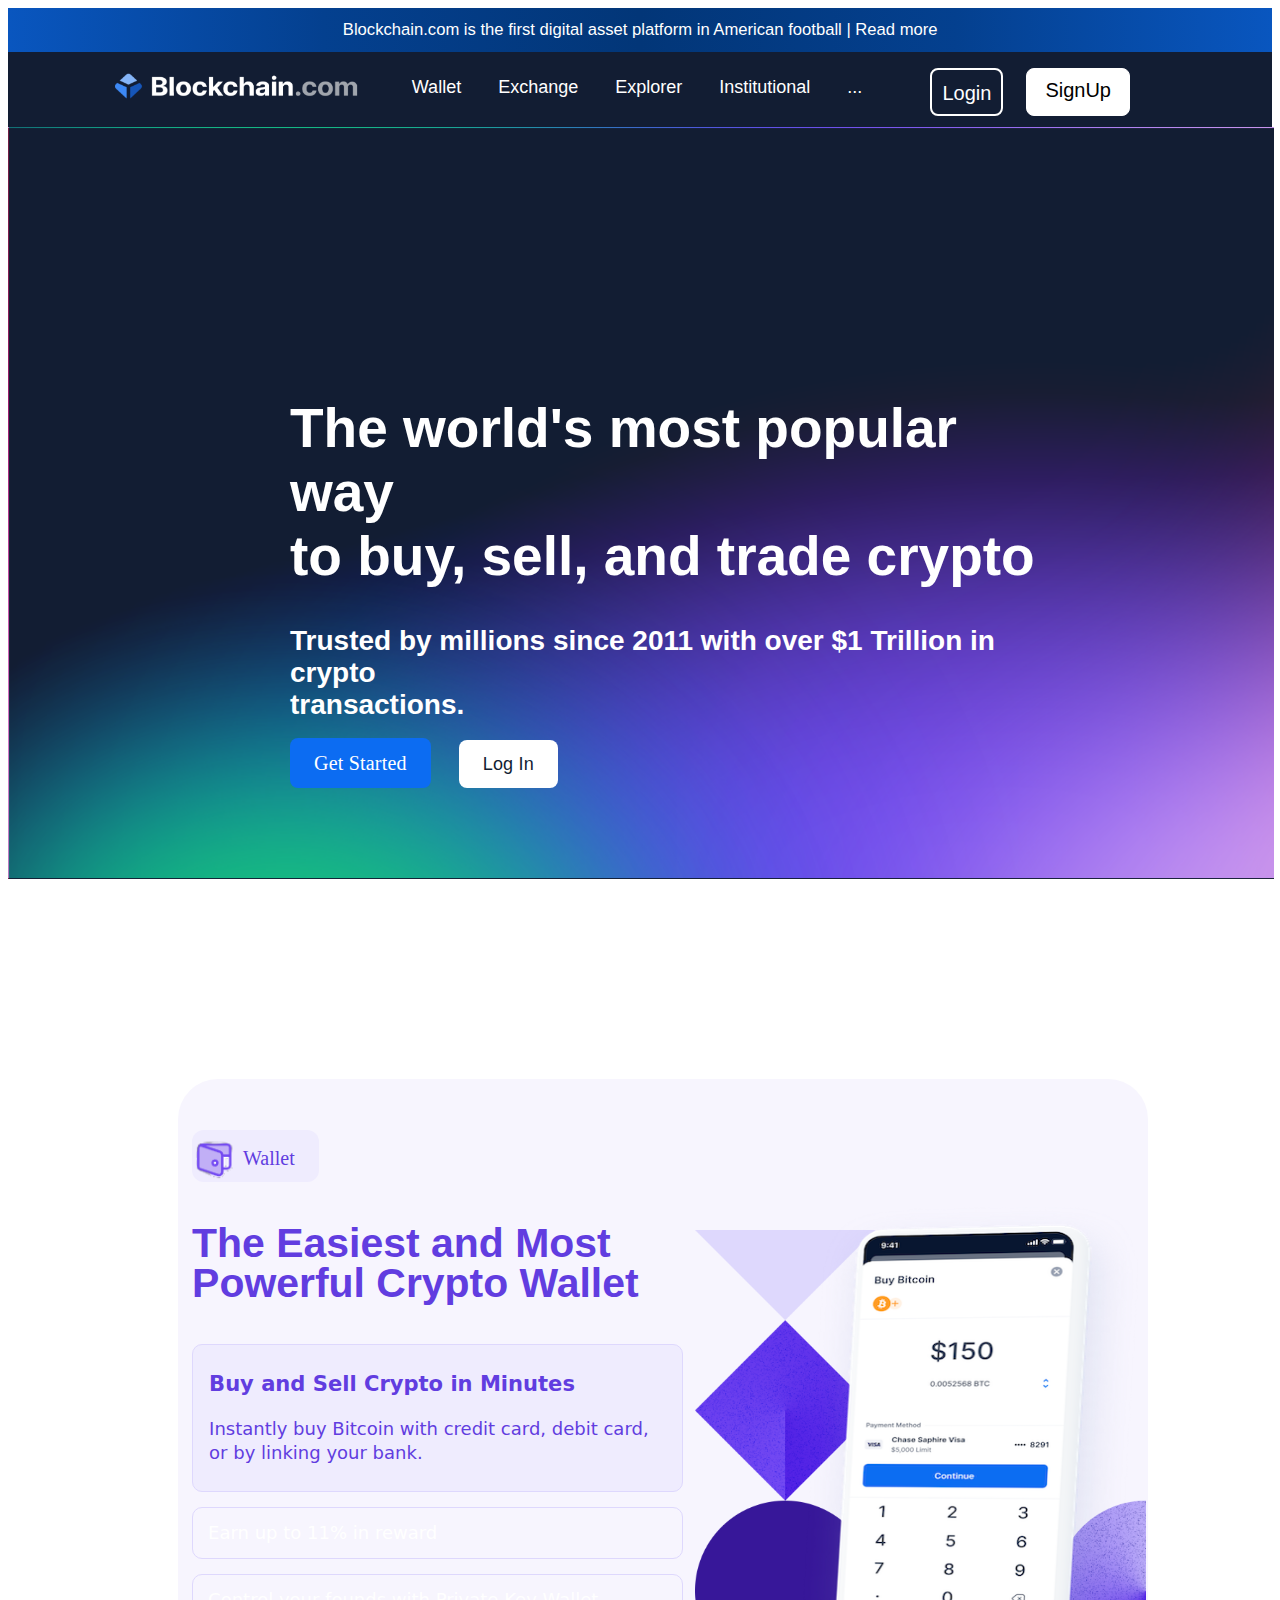
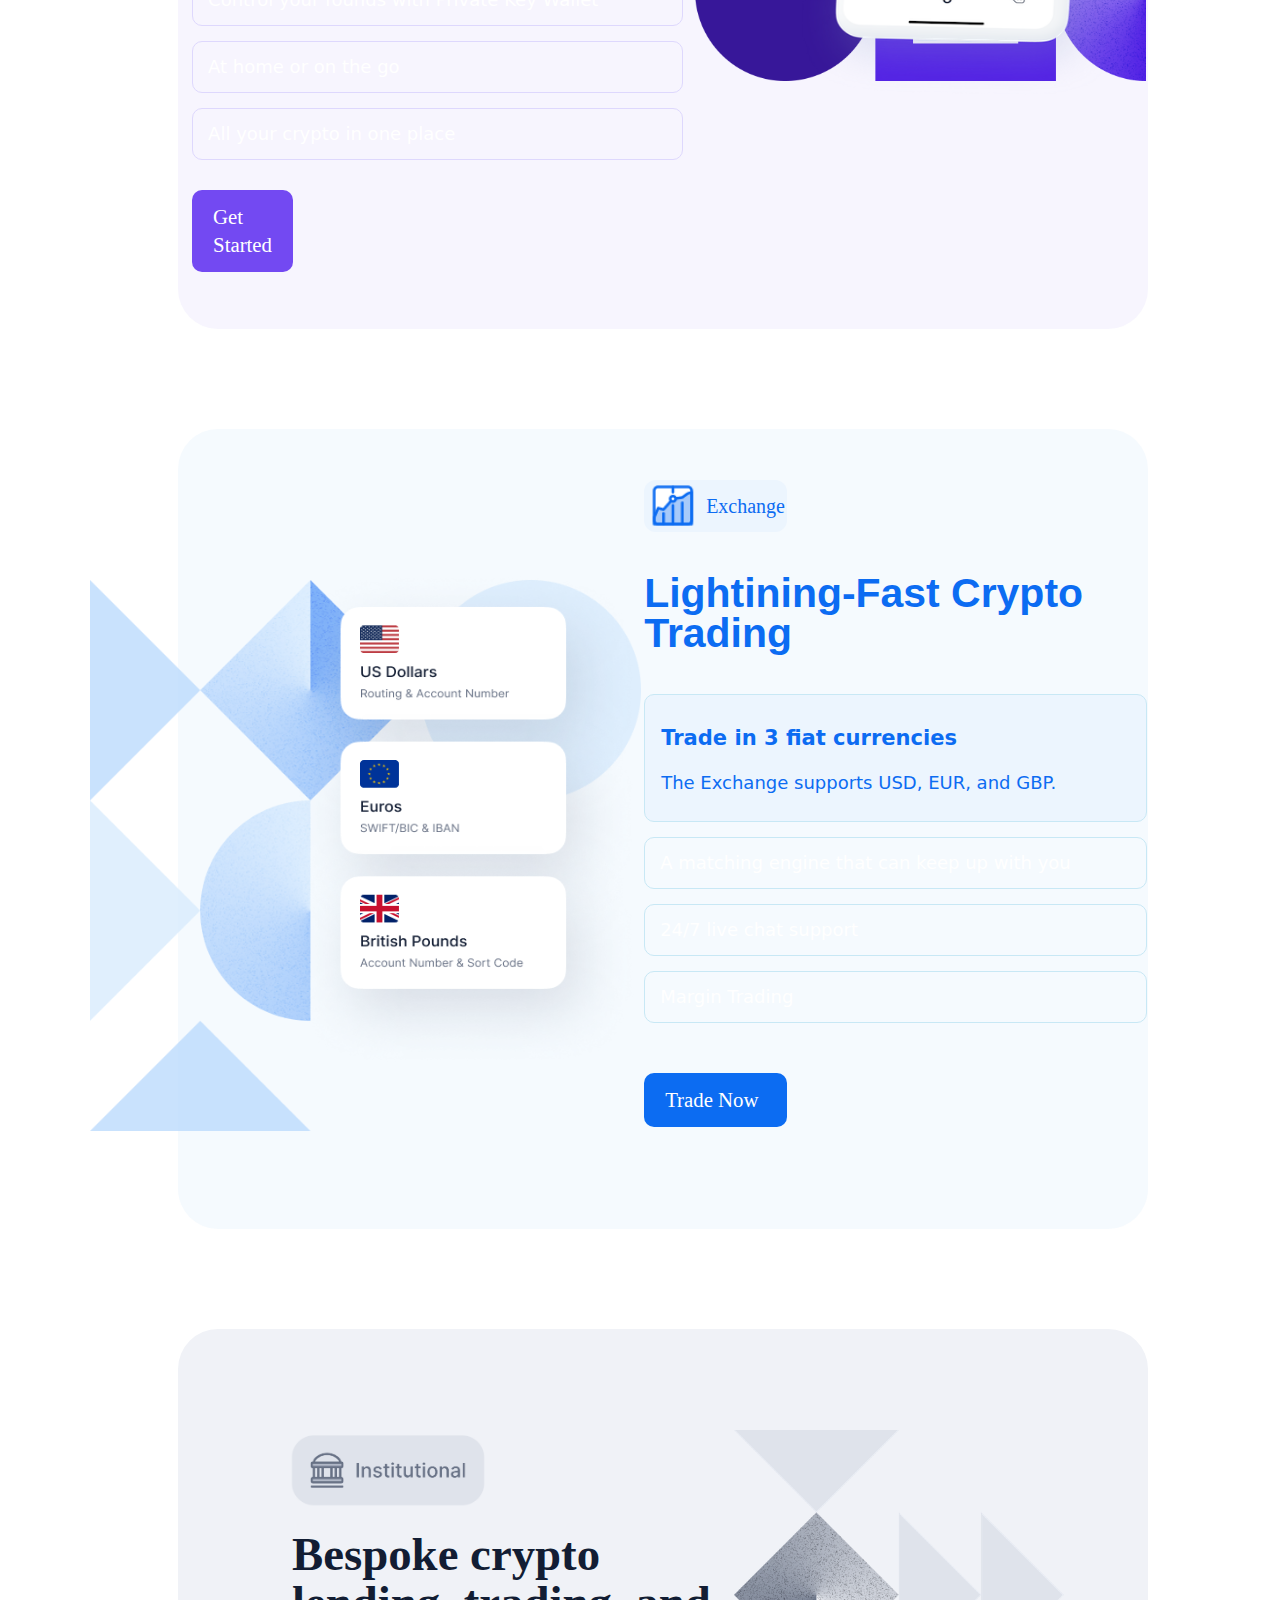
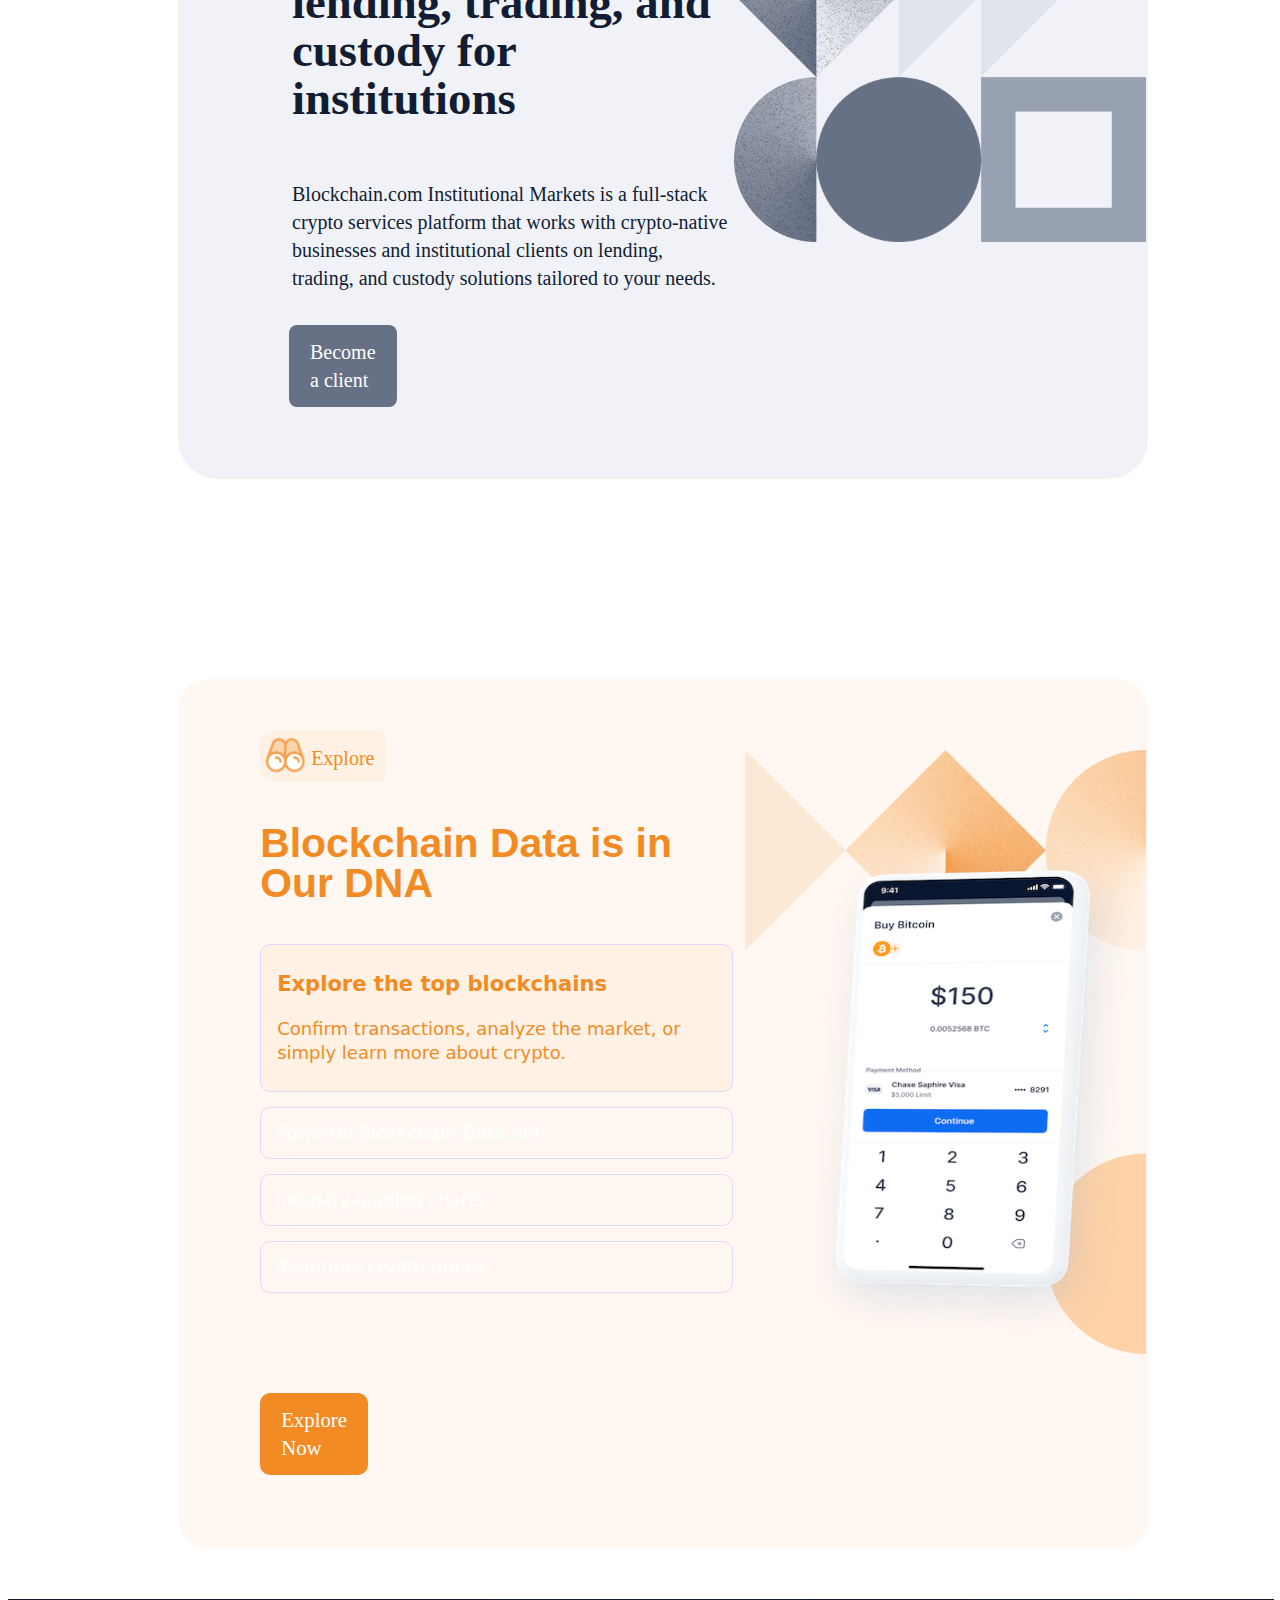
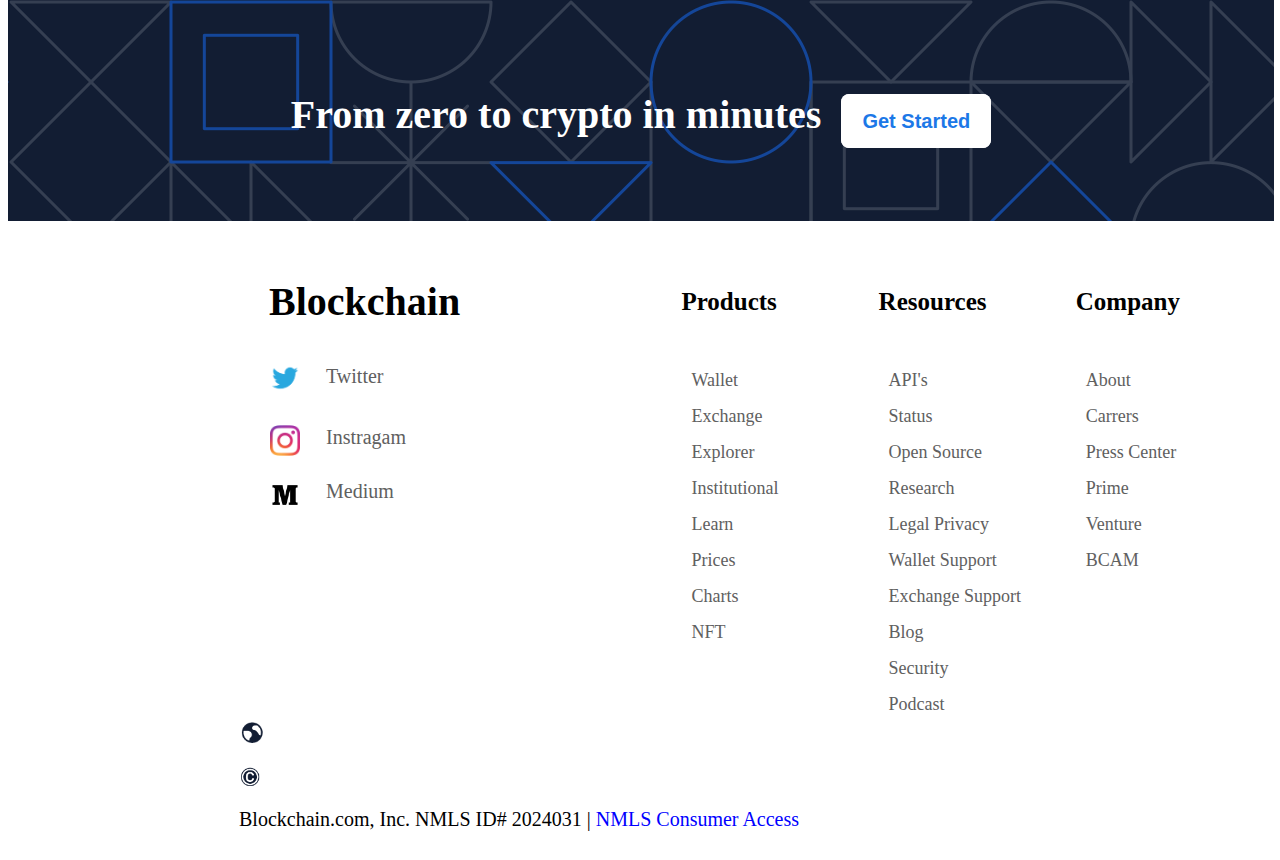
<file: Index.html>
<!DOCTYPE html>
<html lang="en">
<head>
    <meta charset="UTF-8">
    <meta http-equiv="X-UA-Compatible" content="IE=edge">
    <meta name="viewport" content="width=device-width, initial-scale=1.0">
    <title>Blockchain.com | Buy Bitcoin, Ethereum and more with trust</title>
    <link rel="stylesheet" type="text/css"  href="style.css">
</head>
<body>
   
    <div class="TopTag"><a href="#">Blockchain.com is the first digital asset platform in American football | Read more</a>
    </div>
    
    <div class="Login">
        <div class="LoginLeft">
            <div class="options">
                <a href="#"><img src="logo.png"  width="300rem " height="70rem" ></a>
                <div class="opt"><a href="https://www.blockchain.com/wallet">Wallet</a></div>
                <div class="opt"><a href="https://exchange.blockchain.com/">Exchange</a></div>
                <div class="opt"><a href="https://www.blockchain.com/explorer">Explorer</a></div>
                <div class="opt"><a href="https://www.blockchain.com/institutional">Institutional</a></div>
                <div class="opt"><a href="#">...</a></div>
            </div>
        </div>

        <div class="LoginRight">
            <div class="LoginButton">
                <a href="https://login.blockchain.com/en/#/login?product=wallet">Login</a>
            </div>

            <div class="SignUpButton">
                <a href="https://login.blockchain.com/en/#/signup?product=wallet">SignUp</a>
            </div>

        </div>
    </div>


    <div class="Banner">
        <div class="Box-1">
            <h1>The world's most popular way<br> to buy, sell, and trade crypto</h1>

            <h3>Trusted by millions since 2011 with over $1 Trillion in crypto  <br> transactions.</h3>
            <a href="#"  class="button1">Get Started</a>    
            <a href="https://www.youtube.com/watch?v=kgx4WGK0oNU"  class="button2">Log In</a>
        </div>
        
    </div>



   <div class="post">
        <div class="wallet">

            <div class="wallet-right">

                <div class="walletImg">
                   <!-- <img src="wallet1.png.png">-->
                    <p>Wallet</p> 
                </div>

                <div class="msg">
                    <h3>The Easiest and Most Powerful Crypto Wallet</h3>
                </div>

                <div class="mainPoint">
                    <h3>Buy and Sell Crypto in Minutes</h3>
                    <p>Instantly buy Bitcoin with credit card, debit card, or by linking your bank.</p>
                </div>

                <div class="point">
                    <a href="#"> Earn up to 11% in reward </a>
                </div>

                <div class="point">
                    <a href="#">Control your founds with Private Key Wallet</a>
                </div>

                <div class="point">
                    <a href="#">At home or on the go</a>
                </div>

                <div class="point">
                    <a href="#">All your crypto in one place</a>
                </div>
                
                <div class="button3">
                    <a href="#" >Get Started</a>
                </div>

            </div>

            <div class="wallet-left">
                <img src="wallet2.png" >  
            </div>
                
        </div>
        <!--222222222222222222222222222222222222222222222222222222222222222222222222222222222222222222222222222222-->
        
        <div class="Exchange">
            <div class="Exchange-left">
                <img src="exc2.png" > 
            </div>
             
            <div class="Exchange-right">
                <div class="ExchangeImg">
                    <p>Exchange</p> 
                </div>

                <div class="msg">
                    <h3>Lightining-Fast Crypto Trading</h3>
                </div>

                <div class="ExchangePoint">
                    <h3>Trade in 3 fiat currencies</h3>
                    <p>The Exchange supports USD, EUR, and GBP.</p>
                </div>

                <div class="expoint">
                    <a href="#"> A matching engine that can keep up with you </a>
                </div>

                <div class="expoint">
                    <a href="#">24/7 live chat support</a>
                </div>


                <div class="expoint">
                    <a href="#">Margin Trading</a>
                </div>

                <div class="button4">
                    <a href="#">Trade Now</a>
                </div>              
            </div>
            
        </div>
        <!--333333333333333333333333333333333333333333333333333333333333333333333333333333333333333333333333-->
        
        <div class="Institutional">
            <div class="Instu-left">
                <div class="InstuImg">
                    <!--Img-->
                </div>

                <div class="InsuMain">
                    <h3>
                        Bespoke crypto lending, trading, and custody for institutions
                    </h3>
                </div>

                <div class="InsuPoint">
                    <p> Blockchain.com Institutional Markets is a full-stack crypto 
                        services platform that works with crypto-native businesses and institutional 
                        clients on lending, trading, and custody solutions tailored to your needs.
                    </p>
                </div>

                <div class="Button5">
                    <a href="#">Become a client</a>
                </div>
            </div>

            <div class="Instu-right">
                <!--image-->
            </div>
            
        </div>
        <!--44444444444444444444444444444444444444444444444444444444444444444444444444444444444444444444444444-->    
        
        <div class="Explore">
            <div class="Explore-left">

                <div class="ExploreImg">
                   <!-- <img src="wallet1.png.png">-->
                    <p>Explore</p> 
                </div>

                <div class="msg">
                    <h3>Blockchain Data is in Our DNA</h3>
                </div>

                <div class="expMainPoint">
                    <h3>Explore the top blockchains</h3>
                    <p>Confirm transactions, analyze the market, or simply learn more about crypto.</p>
                </div>

                <div class="explpoint">
                    <a href="#">Powerful Blockchain Data API</a>
                </div>

                <div class="explpoint">
                    <a href="#">Industry-leading charts</a>
                </div>

                <div class="explpoint">
                    <a href="#">Real-time crypto prices</a>
                </div>
                
                <div class="button6">
                    <a href="#" >Explore Now</a>
                </div>

            </div>

            <div class="Explore-right">
                <img src="wallet2.png" >  
            </div>

        </div>

    </div>

    <div class="End">
		<div class="T1">
			<h1>From zero to crypto in minutes  <a href="#" class="button7">Get Started</a></h1>
		</div>
		
	</div>


    <div class="Credits">
		<div class="Credits1">
			<h3>Blockchain</h3>
			
            <div class="CB1">
                <p>Twitter</p>

            </div>

            <div class="CB2">
                <p>Instragam</p>
            </div>

            <div class="CB3">
                <p>Medium</p>
            </div>
			
		</div>

		<div class="Credits2">
			<h5>Products</h5>
			<ul>
				<li>Wallet</li>
				<li>Exchange</li>
				<li>Explorer</li>
				<li>Institutional</li>
				<li>Learn</li>
				<li>Prices</li>
				<li>Charts</li>
				<li>NFT</li>
			</ul>
			
		</div>


		<div class="Credits3">
			<h5>Resources</h5>
			<ul>
				<li>API's</li>
				<li>Status</li>
				<li>Open Source</li>
				<li>Research</li>
				<li>Legal Privacy</li>
				<li>Wallet Support</li>
				<li>Exchange Support</li>
				<li>Blog</li>
				<li>Security</li>
				<li>Podcast</li>
			</ul>	
		</div>

		<div class="Credits4">
			<h5>Company</h5>
			<ul>
				<li>About</li>
				<li>Carrers</li>
				<li>Press Center</li>
				<li>Prime</li>
				<li>Venture</li>
				<li>BCAM</li>
			</ul>
		</div>

	</div>
    <div class="Rights">
        <div class="R1">
            <a href="#">English</a>
        </div>
        <div class="R2">
            <a href="#">Blockchain.com</a>
        </div>
        <div class="R3">
            <p>Blockchain.com, Inc. NMLS ID# 2024031 |
                <a href="#" >NMLS Consumer Access</a></p>
            <!--images-->    
        </div>
    </div>



    
</body>
</html>
</file>
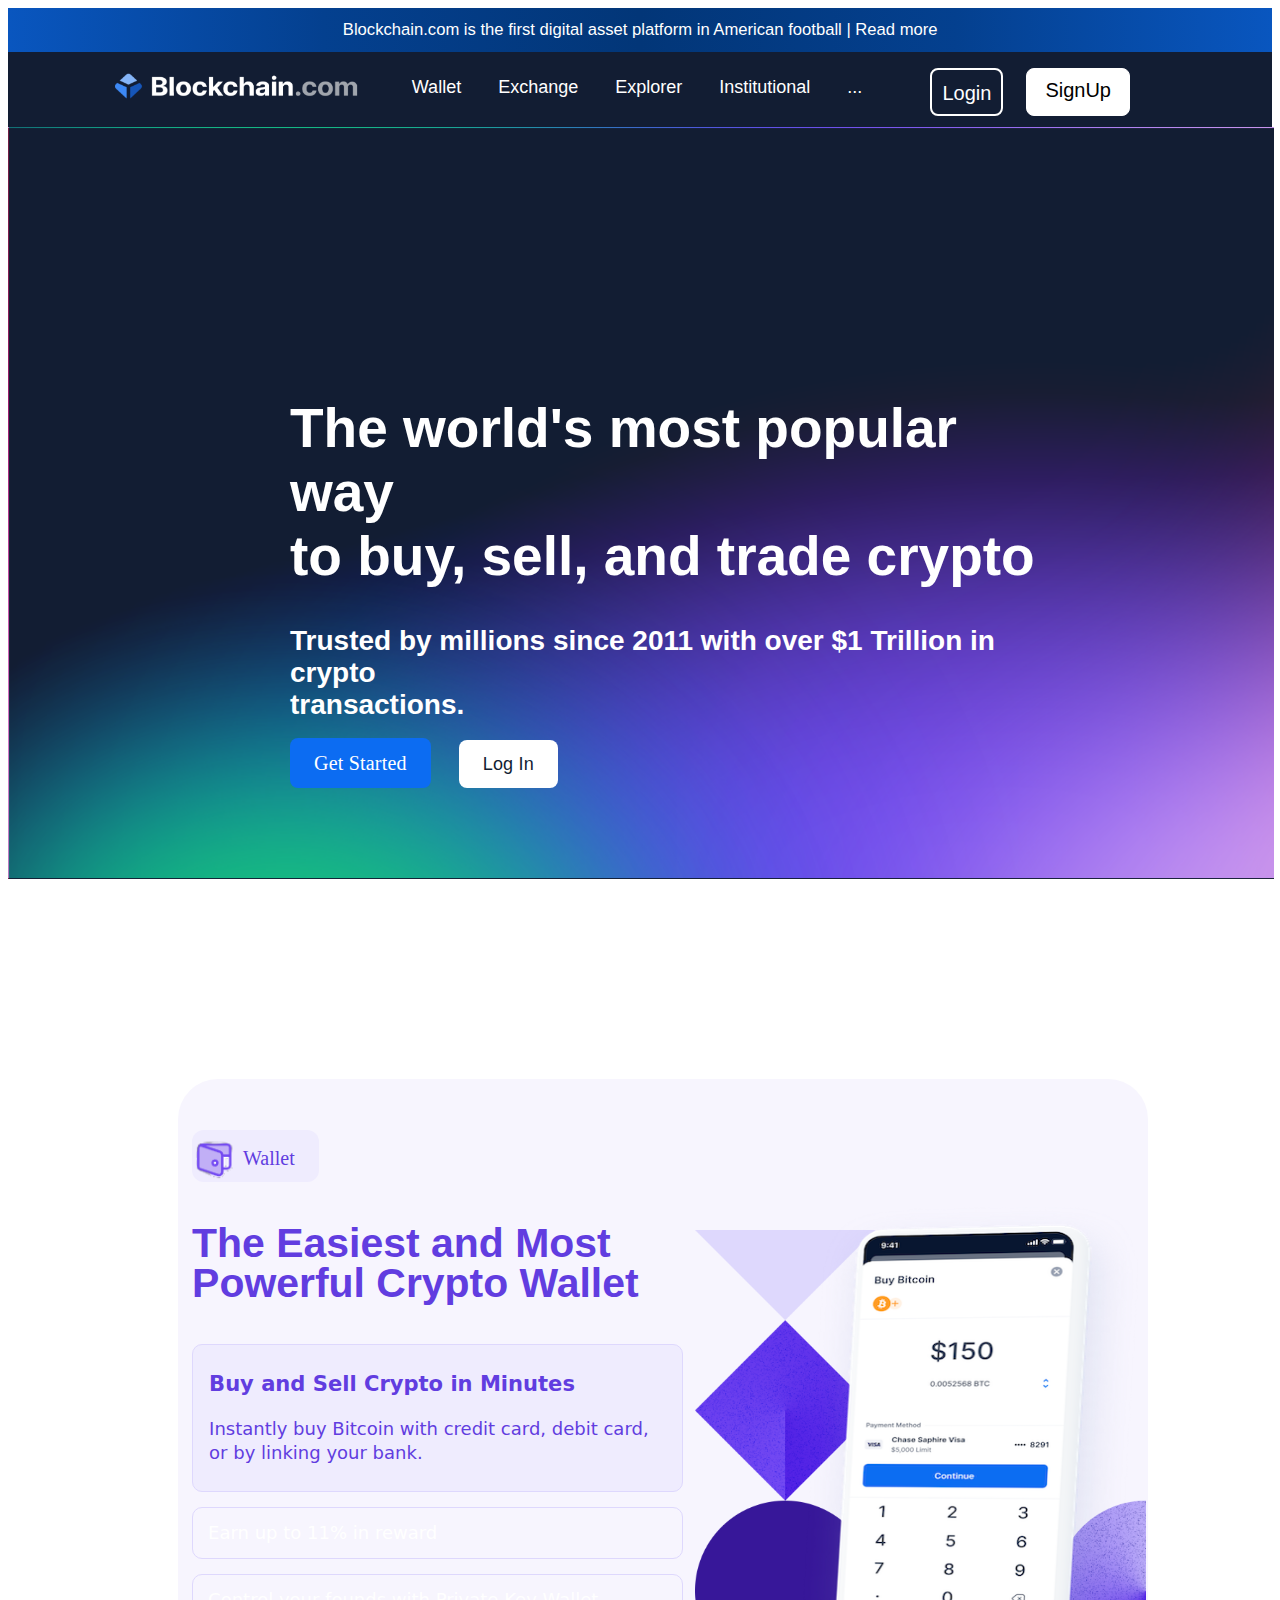
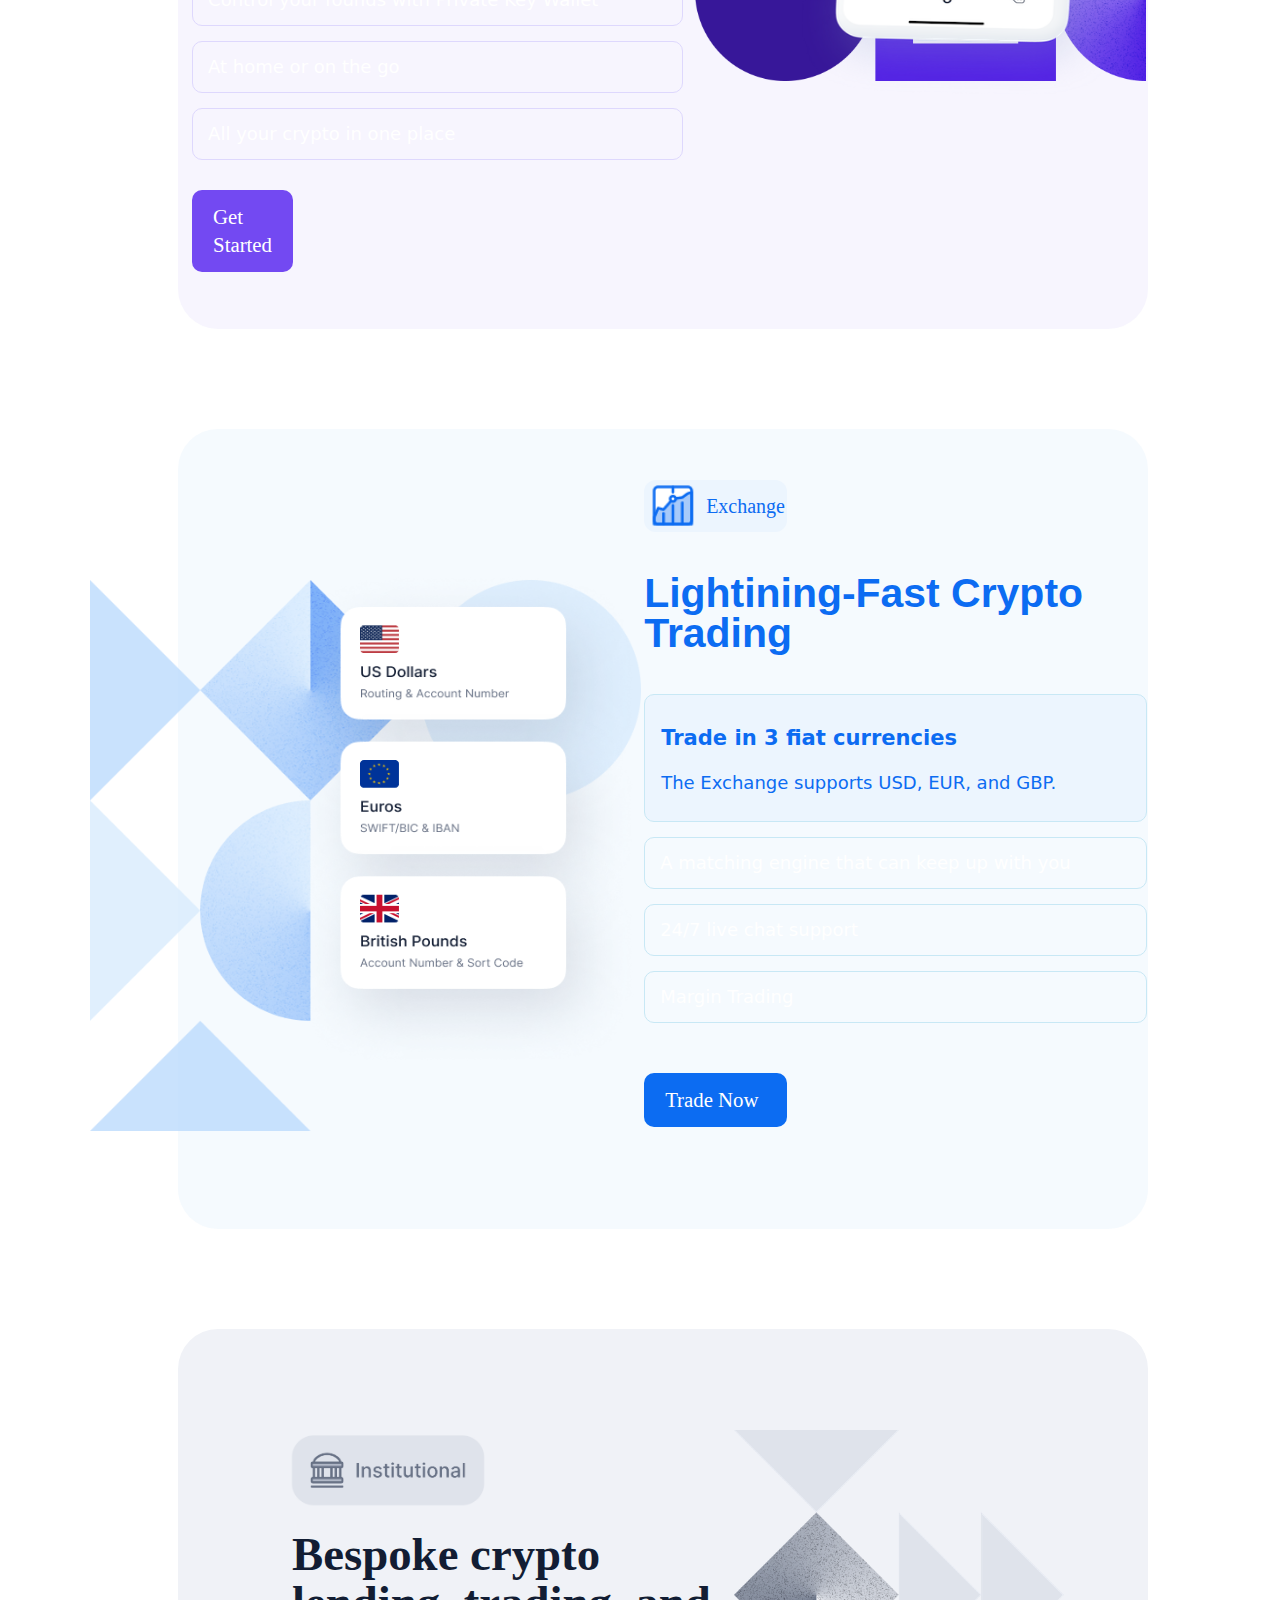
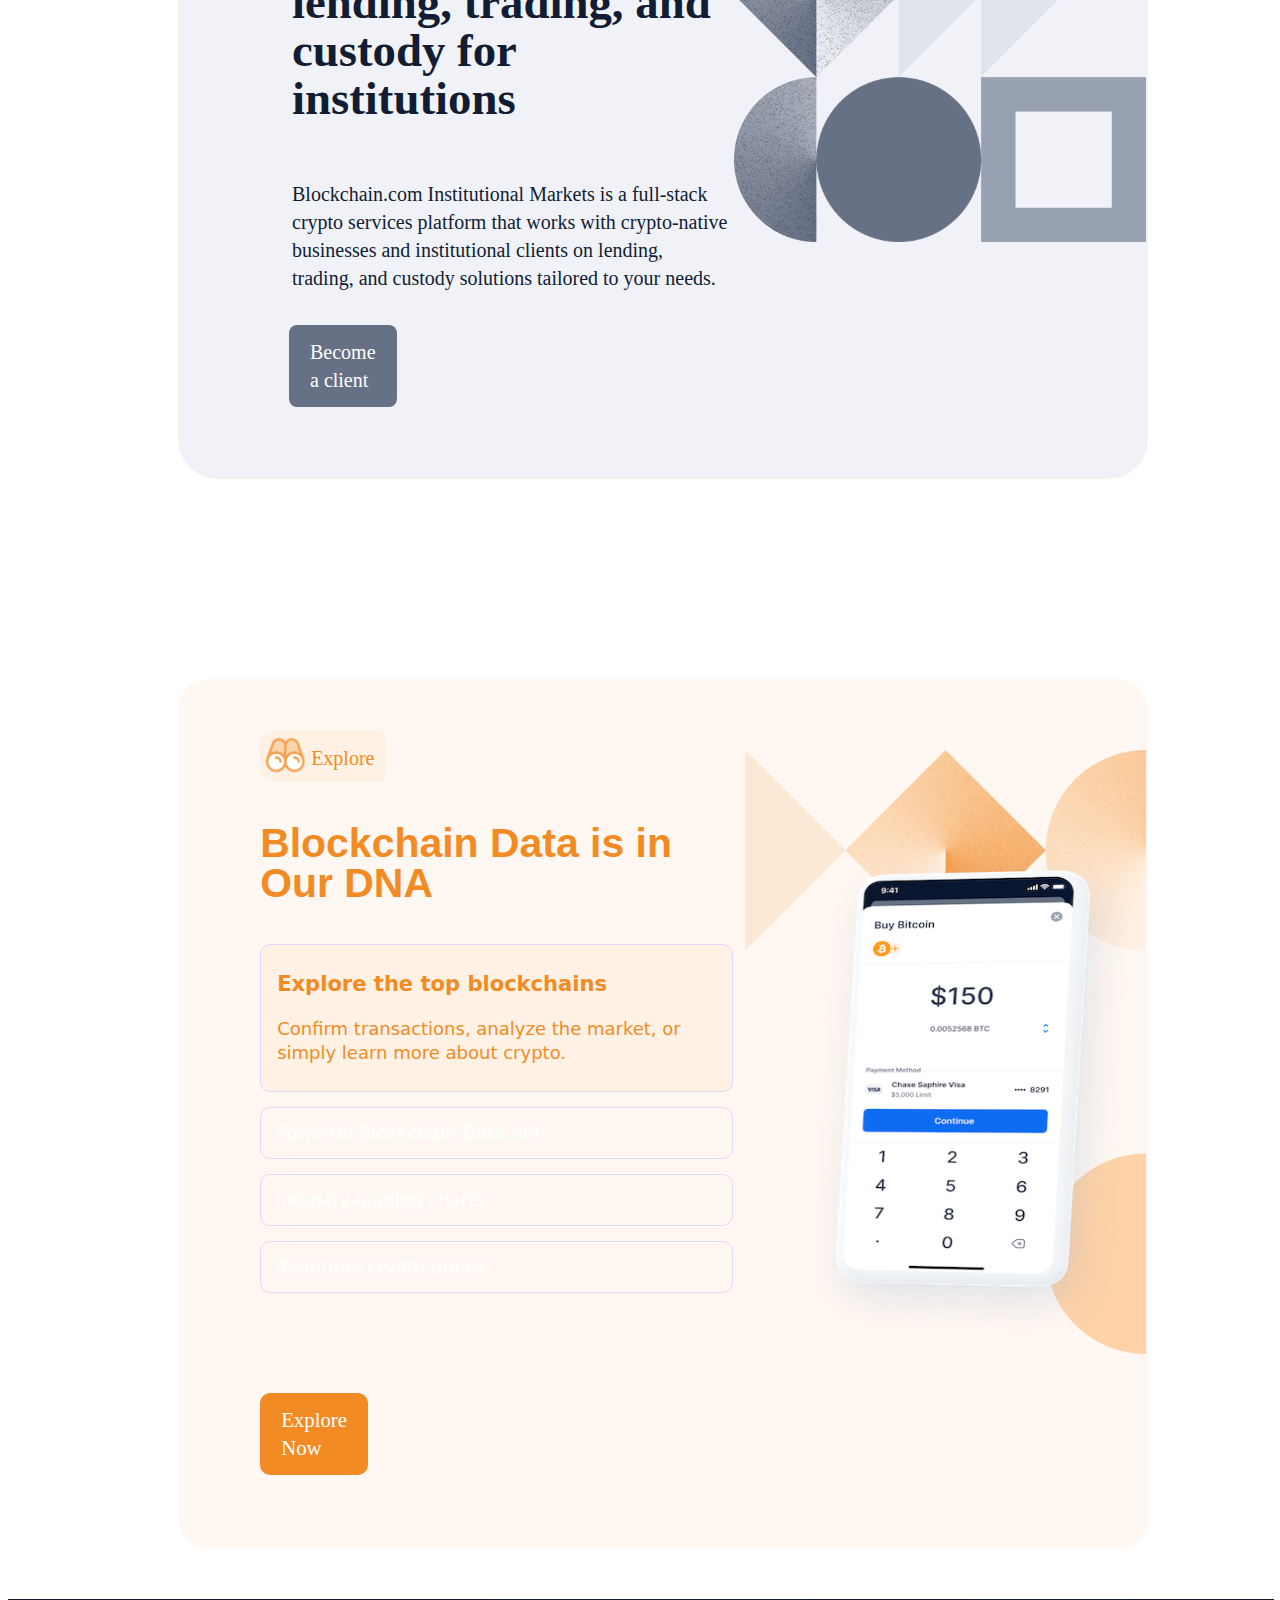
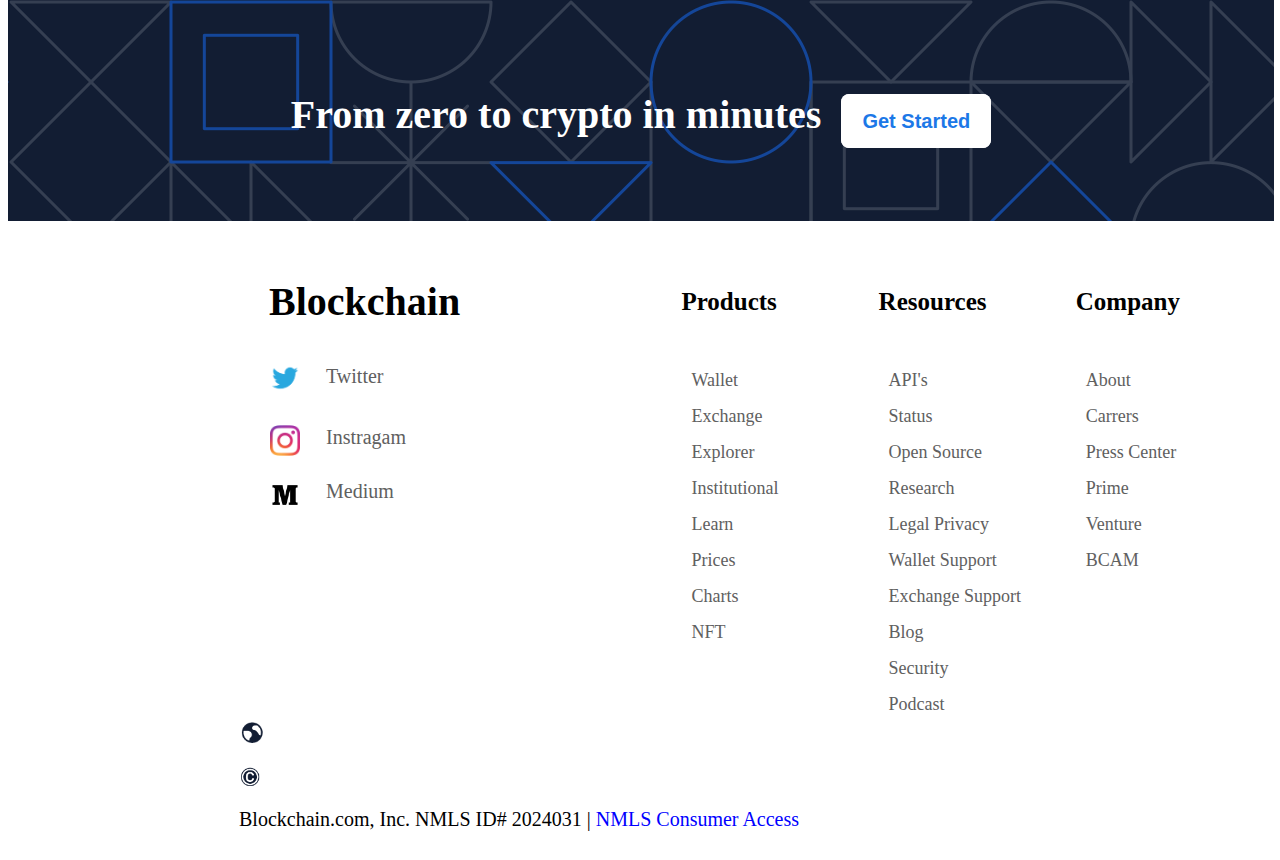
<file: index.html>
<!DOCTYPE html>
<html lang="en">
<head>
    <meta charset="UTF-8">
    <meta http-equiv="X-UA-Compatible" content="IE=edge">
    <meta name="viewport" content="width=device-width, initial-scale=1.0">
    <meta name="viewport" content ="initial-scale=1, width=device-width">
    <title>Blockchain.com | Buy Bitcoin, Ethereum and more with trust</title>
    <link rel="stylesheet" type="text/css"  href="style.css">
</head>
<body>
   
    <div class="TopTag"><a href="#">Blockchain.com is the first digital asset platform in American football | Read more</a>
    </div>
    
    <div class="Login">
        <div class="LoginLeft">
            <div class="options">
                <a href="#"><img src="logo.png"  width="300rem " height="70rem" ></a>
                <div class="opt"><a href="https://www.blockchain.com/wallet">Wallet</a></div>
                <div class="opt"><a href="https://exchange.blockchain.com/">Exchange</a></div>
                <div class="opt"><a href="https://www.blockchain.com/explorer">Explorer</a></div>
                <div class="opt"><a href="https://www.blockchain.com/institutional">Institutional</a></div>
                <div class="opt"><a href="#">...</a></div>
            </div>
        </div>

        <div class="LoginRight">
            <div class="LoginButton">
                <a href="https://login.blockchain.com/en/#/login?product=wallet">Login</a>
            </div>

            <div class="SignUpButton">
                <a href="https://login.blockchain.com/en/#/signup?product=wallet">SignUp</a>
            </div>

        </div>
    </div>


    <div class="Banner">
        <div class="Box-1">
            <h1>The world's most popular way<br> to buy, sell, and trade crypto</h1>

            <h3>Trusted by millions since 2011 with over $1 Trillion in crypto  <br> transactions.</h3>
            <a href="#"  class="button1">Get Started</a>    
            <a href="https://www.youtube.com/watch?v=kgx4WGK0oNU"  class="button2">Log In</a>
        </div>
        
    </div>



   <div class="post">
        <div class="wallet">

            <div class="wallet-right">

                <div class="walletImg">
                   <!-- <img src="wallet1.png.png">-->
                    <p>Wallet</p> 
                </div>

                <div class="msg">
                    <h3>The Easiest and Most Powerful Crypto Wallet</h3>
                </div>

                <div class="mainPoint">
                    <h3>Buy and Sell Crypto in Minutes</h3>
                    <p>Instantly buy Bitcoin with credit card, debit card, or by linking your bank.</p>
                </div>

                <div class="point">
                    <a href="#"> Earn up to 11% in reward </a>
                </div>

                <div class="point">
                    <a href="#">Control your founds with Private Key Wallet</a>
                </div>

                <div class="point">
                    <a href="#">At home or on the go</a>
                </div>

                <div class="point">
                    <a href="#">All your crypto in one place</a>
                </div>
                
                <div class="button3">
                    <a href="#" >Get Started</a>
                </div>

            </div>

            <div class="wallet-left">
                <img src="wallet2.png" >  
            </div>
                
        </div>
        <!--222222222222222222222222222222222222222222222222222222222222222222222222222222222222222222222222222222-->
        
        <div class="Exchange">
            <div class="Exchange-left">
                <img src="exc2.png" > 
            </div>
             
            <div class="Exchange-right">
                <div class="ExchangeImg">
                    <p>Exchange</p> 
                </div>

                <div class="msg">
                    <h3>Lightining-Fast Crypto Trading</h3>
                </div>

                <div class="ExchangePoint">
                    <h3>Trade in 3 fiat currencies</h3>
                    <p>The Exchange supports USD, EUR, and GBP.</p>
                </div>

                <div class="expoint">
                    <a href="#"> A matching engine that can keep up with you </a>
                </div>

                <div class="expoint">
                    <a href="#">24/7 live chat support</a>
                </div>


                <div class="expoint">
                    <a href="#">Margin Trading</a>
                </div>

                <div class="button4">
                    <a href="#">Trade Now</a>
                </div>              
            </div>
            
        </div>
        <!--333333333333333333333333333333333333333333333333333333333333333333333333333333333333333333333333-->
        
        <div class="Institutional">
            <div class="Instu-left">
                <div class="InstuImg">
                    <!--Img-->
                </div>

                <div class="InsuMain">
                    <h3>
                        Bespoke crypto lending, trading, and custody for institutions
                    </h3>
                </div>

                <div class="InsuPoint">
                    <p> Blockchain.com Institutional Markets is a full-stack crypto 
                        services platform that works with crypto-native businesses and institutional 
                        clients on lending, trading, and custody solutions tailored to your needs.
                    </p>
                </div>

                <div class="Button5">
                    <a href="#">Become a client</a>
                </div>
            </div>

            <div class="Instu-right">
                <!--image-->
            </div>
            
        </div>
        <!--44444444444444444444444444444444444444444444444444444444444444444444444444444444444444444444444444-->    
        
        <div class="Explore">
            <div class="Explore-left">

                <div class="ExploreImg">
                   <!-- <img src="wallet1.png.png">-->
                    <p>Explore</p> 
                </div>

                <div class="msg">
                    <h3>Blockchain Data is in Our DNA</h3>
                </div>

                <div class="expMainPoint">
                    <h3>Explore the top blockchains</h3>
                    <p>Confirm transactions, analyze the market, or simply learn more about crypto.</p>
                </div>

                <div class="explpoint">
                    <a href="#">Powerful Blockchain Data API</a>
                </div>

                <div class="explpoint">
                    <a href="#">Industry-leading charts</a>
                </div>

                <div class="explpoint">
                    <a href="#">Real-time crypto prices</a>
                </div>
                
                <div class="button6">
                    <a href="#" >Explore Now</a>
                </div>

            </div>

            <div class="Explore-right">
                <img src="wallet2.png" >  
            </div>

        </div>

    </div>

    <div class="End">
		<div class="T1">
			<h1>From zero to crypto in minutes  <a href="#" class="button7">Get Started</a></h1>
		</div>
		
	</div>


    <div class="Credits">
		<div class="Credits1">
			<h3>Blockchain</h3>
			
            <div class="CB1">
                <p>Twitter</p>

            </div>

            <div class="CB2">
                <p>Instragam</p>
            </div>

            <div class="CB3">
                <p>Medium</p>
            </div>
			
		</div>

		<div class="Credits2">
			<h5>Products</h5>
			<ul>
				<li>Wallet</li>
				<li>Exchange</li>
				<li>Explorer</li>
				<li>Institutional</li>
				<li>Learn</li>
				<li>Prices</li>
				<li>Charts</li>
				<li>NFT</li>
			</ul>
			
		</div>


		<div class="Credits3">
			<h5>Resources</h5>
			<ul>
				<li>API's</li>
				<li>Status</li>
				<li>Open Source</li>
				<li>Research</li>
				<li>Legal Privacy</li>
				<li>Wallet Support</li>
				<li>Exchange Support</li>
				<li>Blog</li>
				<li>Security</li>
				<li>Podcast</li>
			</ul>	
		</div>

		<div class="Credits4">
			<h5>Company</h5>
			<ul>
				<li>About</li>
				<li>Carrers</li>
				<li>Press Center</li>
				<li>Prime</li>
				<li>Venture</li>
				<li>BCAM</li>
			</ul>
		</div>

	</div>
    <div class="Rights">
        <div class="R1">
            <a href="#">English</a>
        </div>
        <div class="R2">
            <a href="#">Blockchain.com</a>
        </div>
        <div class="R3">
            <p>Blockchain.com, Inc. NMLS ID# 2024031 |
                <a href="#" >NMLS Consumer Access</a></p>
            <!--images-->    
        </div>
    </div>



    
</body>
</html>
</file>
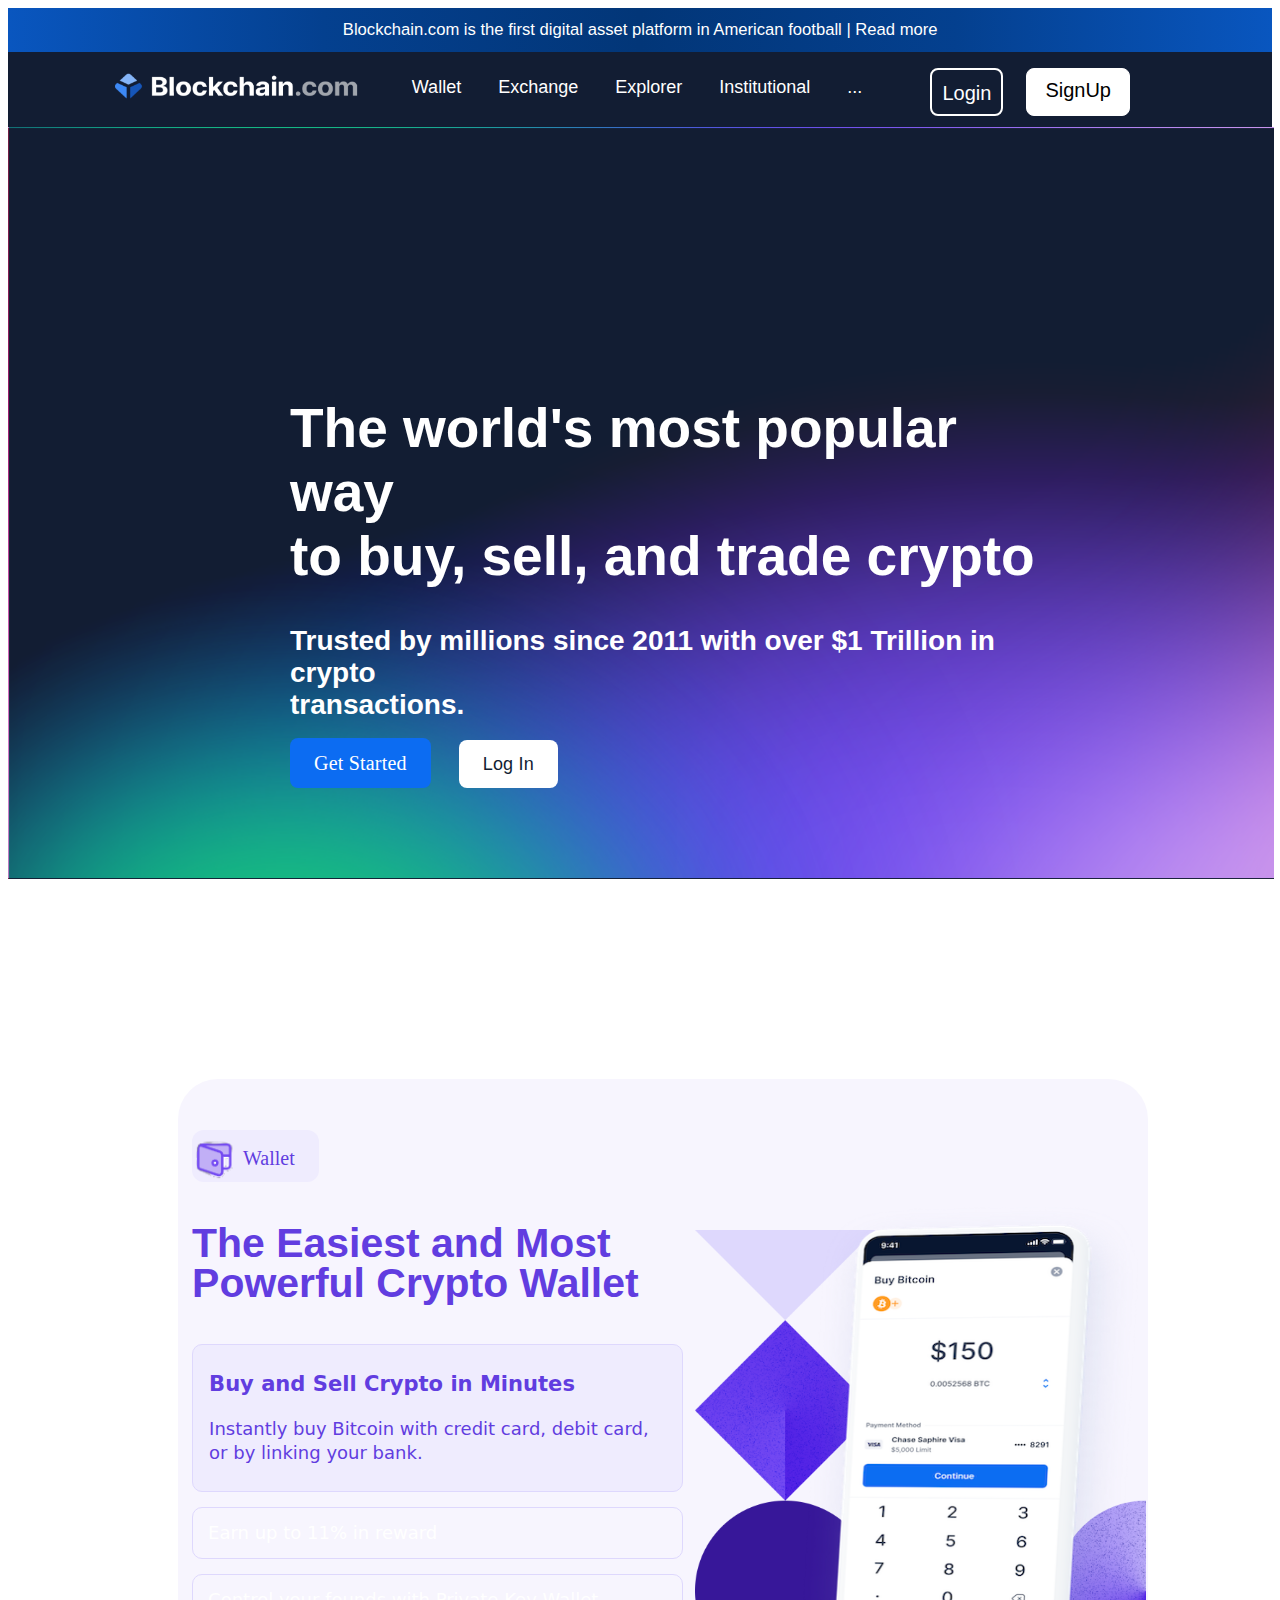
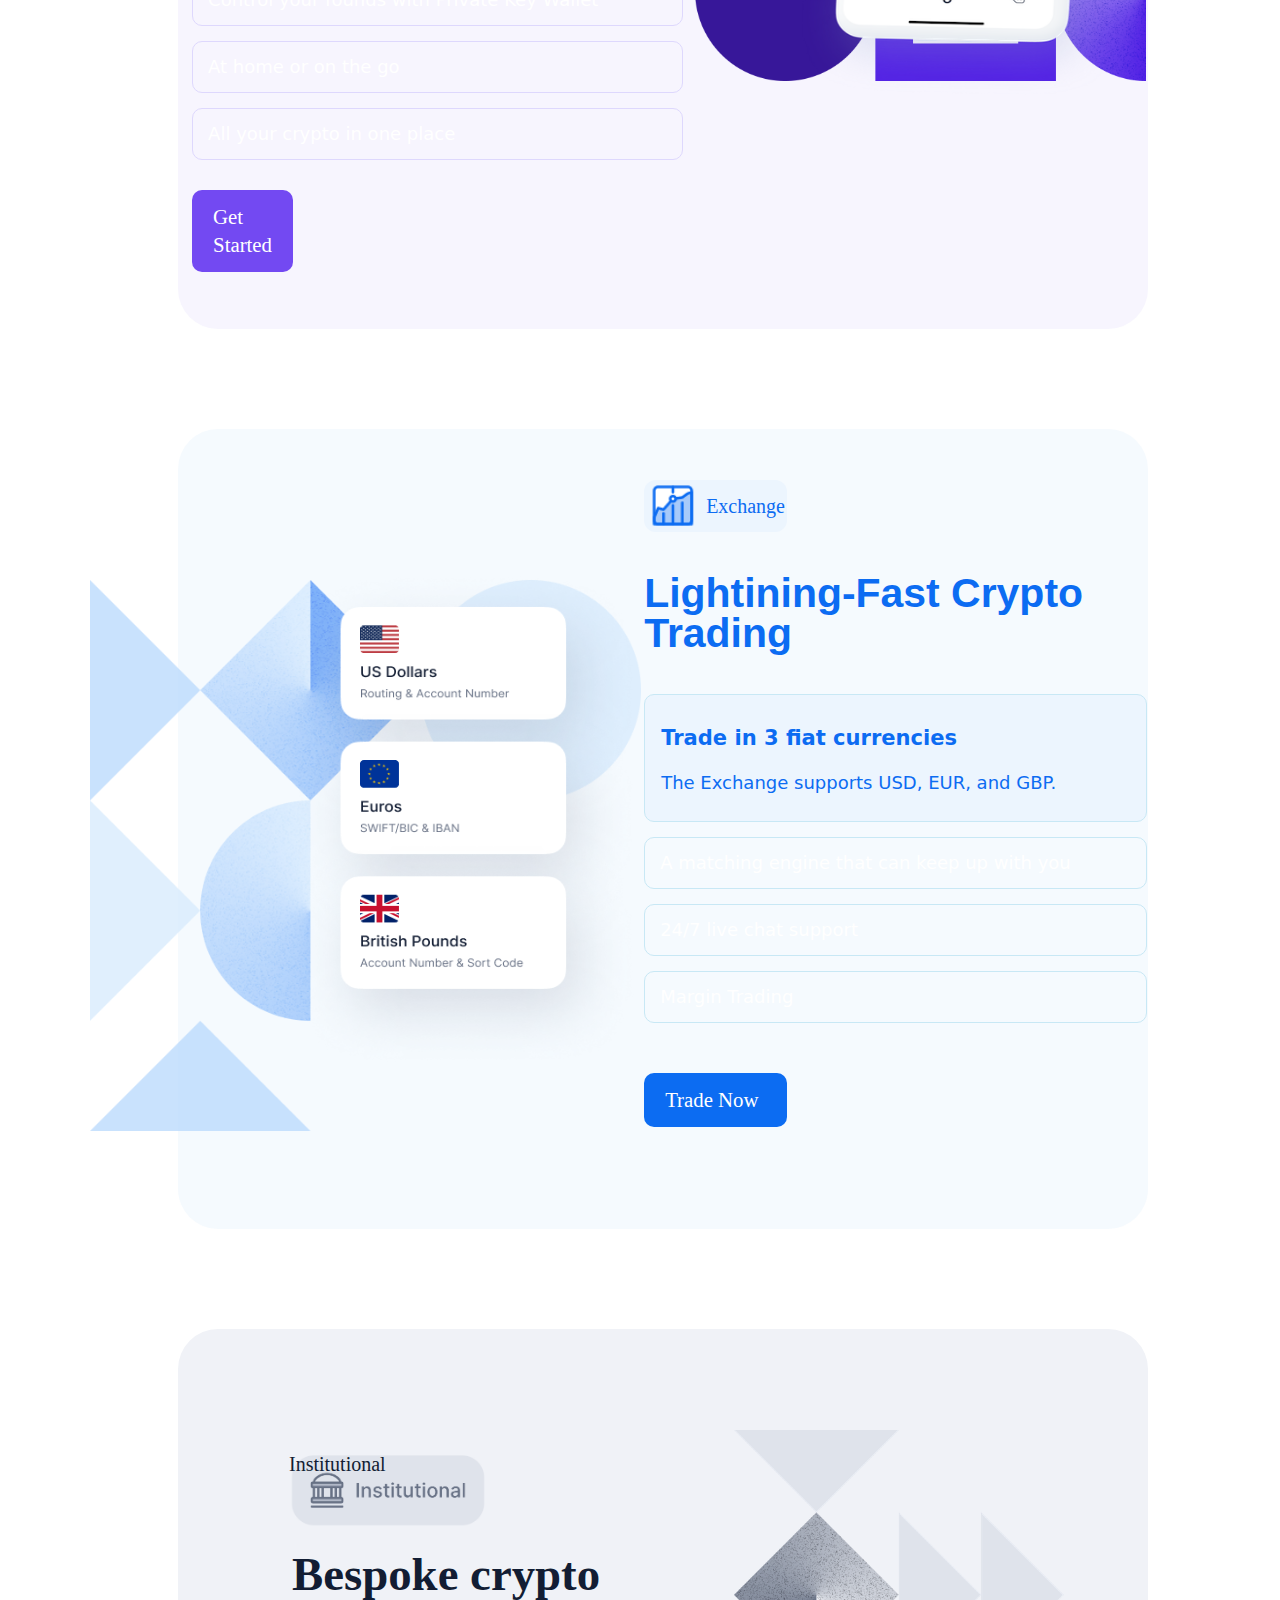
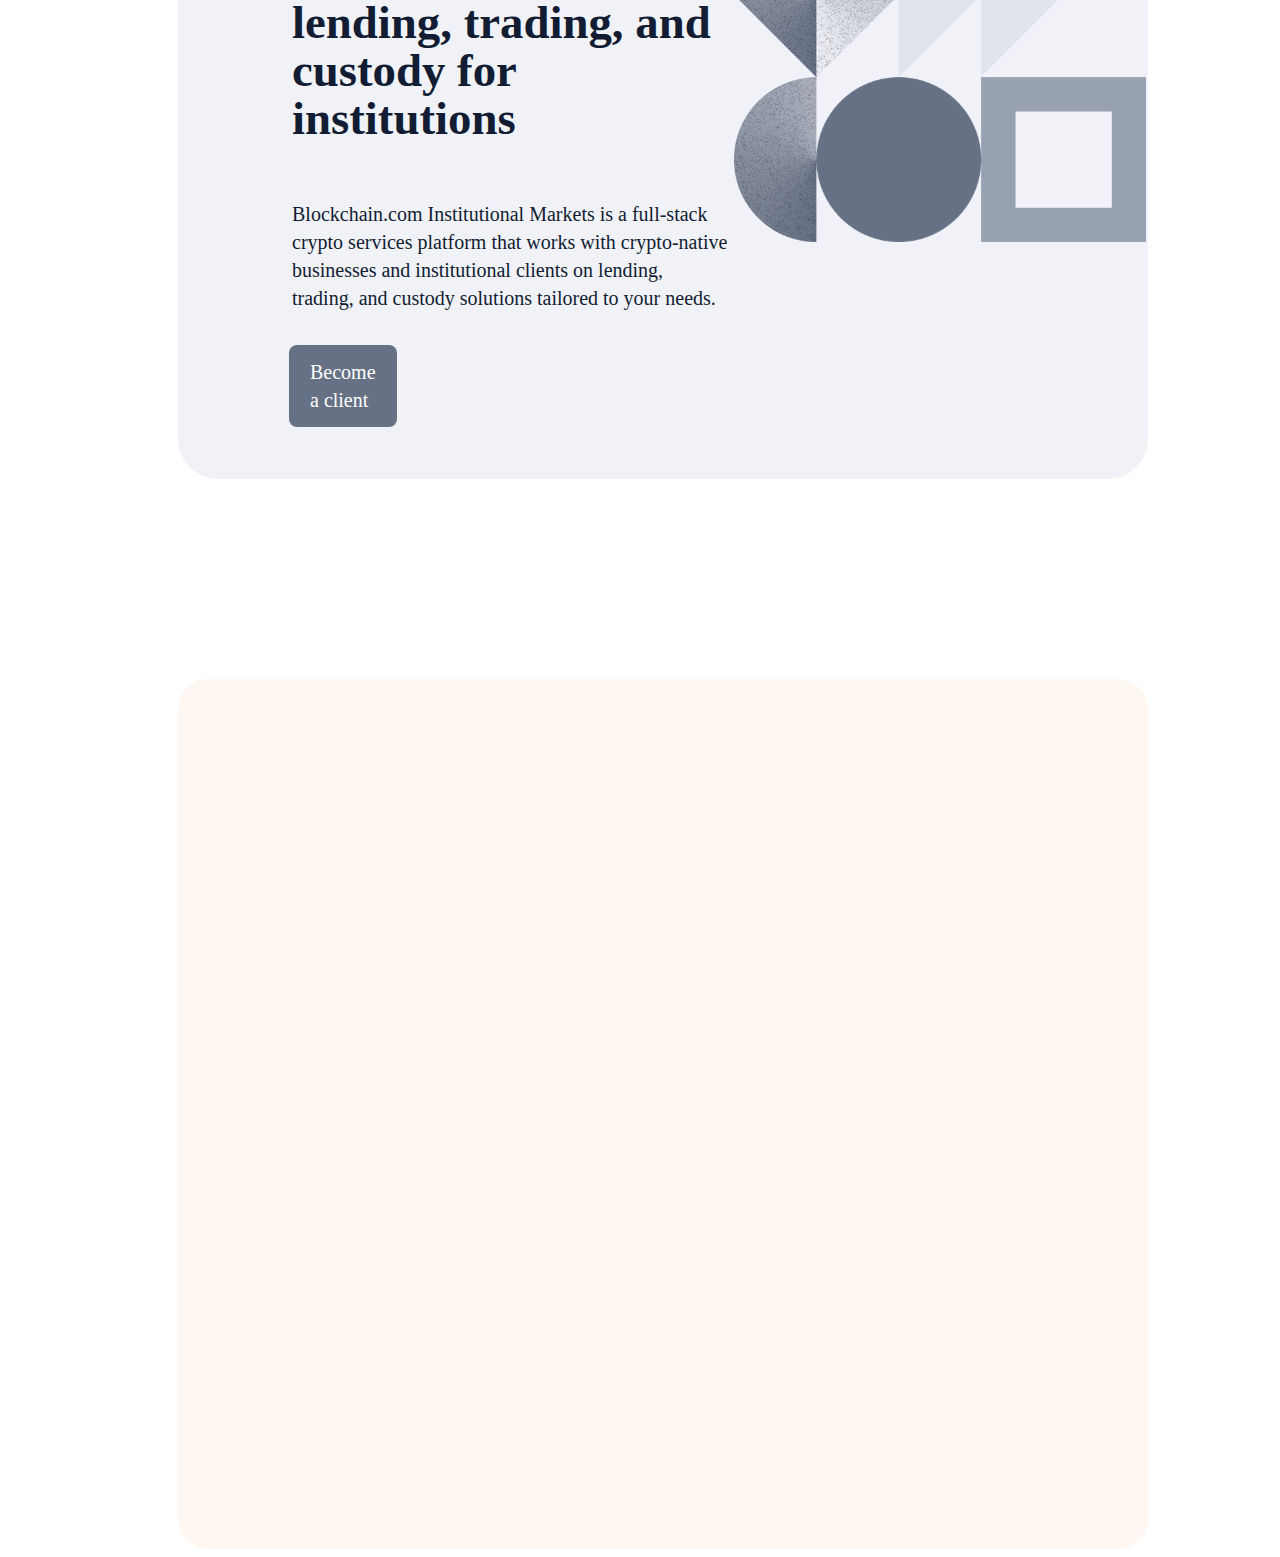
<file: Clone.html>
<!DOCTYPE html>
<html lang="en">
<head>
    <meta charset="UTF-8">
    <meta http-equiv="X-UA-Compatible" content="IE=edge">
    <meta name="viewport" content="width=device-width, initial-scale=1.0">
    <title>Blockchain.com | Buy Bitcoin, Ethereum and more with trust</title>
    <link rel="stylesheet" type="text/css"  href="style.css">
</head>
<body>
   
    <div class="TopTag"><a href="#">Blockchain.com is the first digital asset platform in American football | Read more</a>
    </div>
    
    <div class="Login">
        <div class="LoginLeft">
            <div class="options">
                <a href="#"><img src="logo.png"  width="300rem " height="70rem" ></a>
                <div class="opt"><a href="https://www.blockchain.com/wallet">Wallet</a></div>
                <div class="opt"><a href="https://exchange.blockchain.com/">Exchange</a></div>
                <div class="opt"><a href="https://www.blockchain.com/explorer">Explorer</a></div>
                <div class="opt"><a href="https://www.blockchain.com/institutional">Institutional</a></div>
                <div class="opt"><a href="#">...</a></div>
            </div>
        </div>

        <div class="LoginRight">
            <div class="LoginButton">
                <a href="https://login.blockchain.com/en/#/login?product=wallet">Login</a>
            </div>

            <div class="SignUpButton">
                <a href="https://login.blockchain.com/en/#/signup?product=wallet">SignUp</a>
            </div>

        </div>
    </div>


    <div class="Banner">
        <div class="Box-1">
            <h1>The world's most popular way<br> to buy, sell, and trade crypto</h1>

            <h3>Trusted by millions since 2011 with over $1 Trillion in crypto  <br> transactions.</h3>
            <a href="#"  class="button1">Get Started</a>    
            <a href="https://www.youtube.com/watch?v=kgx4WGK0oNU"  class="button2">Log In</a>
        </div>
        
    </div>



   <div class="post">
        <div class="wallet">

            <div class="wallet-right">

                <div class="walletImg">
                   <!-- <img src="wallet1.png.png">-->
                    <p>Wallet</p> 
                </div>

                <div class="msg">
                    <h3>The Easiest and Most Powerful Crypto Wallet</h3>
                </div>

                <div class="mainPoint">
                    <h3>Buy and Sell Crypto in Minutes</h3>
                    <p>Instantly buy Bitcoin with credit card, debit card, or by linking your bank.</p>
                </div>

                <div class="point">
                    <a href="#"> Earn up to 11% in reward </a>
                </div>

                <div class="point">
                    <a href="#">Control your founds with Private Key Wallet</a>
                </div>

                <div class="point">
                    <a href="#">At home or on the go</a>
                </div>

                <div class="point">
                    <a href="#">All your crypto in one place</a>
                </div>
                
                <div class="button3">
                    <a href="#" >Get Started</a>
                </div>

            </div>

            <div class="wallet-left">
                <img src="wallet2.png" >  
            </div>
                
        </div>
        <!--222222222222222222222222222222222222222222222222222222222222222222222222222222222222222222222222222222-->
        
        <div class="Exchange">
            <div class="Exchange-left">
                <img src="exc2.png" > 
            </div>
             
            <div class="Exchange-right">
                <div class="ExchangeImg">
                    <p>Exchange</p> 
                </div>

                <div class="msg">
                    <h3>Lightining-Fast Crypto Trading</h3>
                </div>

                <div class="ExchangePoint">
                    <h3>Trade in 3 fiat currencies</h3>
                    <p>The Exchange supports USD, EUR, and GBP.</p>
                </div>

                <div class="expoint">
                    <a href="#"> A matching engine that can keep up with you </a>
                </div>

                <div class="expoint">
                    <a href="#">24/7 live chat support</a>
                </div>


                <div class="expoint">
                    <a href="#">Margin Trading</a>
                </div>

                <div class="button4">
                    <a href="#">Trade Now</a>
                </div>              
            </div>
            
        </div>
        <!--333333333333333333333333333333333333333333333333333333333333333333333333333333333333333333333333-->
        
        <div class="Institutional">
            <div class="Instu-left">
                <div class="InstuImg">
                    <p>Institutional</p>
                </div>

                <div class="InsuMain">
                    <h3>
                        Bespoke crypto lending, trading, and custody for institutions
                    </h3>
                </div>

                <div class="InsuPoint">
                    <p> Blockchain.com Institutional Markets is a full-stack crypto 
                        services platform that works with crypto-native businesses and institutional 
                        clients on lending, trading, and custody solutions tailored to your needs.
                    </p>
                </div>

                <div class="Button5">
                    <a href="#">Become a client</a>
                </div>
            </div>

            <div class="Instu-right">
                <!--image-->
            </div>
            
        </div>

        <div class="Explore">
            
        </div>

    </div>


    
</body>
</html>
</file>
<file: style.css>
body{
	color: black;
	background: white;
}

.TopTag{
    display: flex;
    /* position: fixed; */
    justify-content: center;
    align-items: center ;
    color: white;
    font-size: 1.04rem;
    z-index: 10;
    font-weight: 500;
    width : 97.5%;
    padding: 0.75rem 1rem;
    font-family: Inter, -apple-system,
	BlinkMacSystemFont, "Segoe UI",
	Roboto, Oxygen, Ubuntu, Cantarell, "Open Sans", "Helvetica Neue", sans-serif;
    font-style: normal;
    -webkit-box-pack: center;
    

    background-image: linear-gradient(to right, rgb(9, 86, 191), rgb(4, 64, 143), rgb(2, 54, 120), rgb(4, 64, 143), rgb(9, 86, 191));

    /* margin-bottom: 100px; */
}

.TopTag :hover{
    background-image: none;
    background-color: rgb(0, 42, 92);
    
}

a{
	text-decoration: none;
	color:white;
}

/*##################### Login tag ######################### */

.Login{
    background-color: rgb(18, 29, 51);;
    display: flex;
    justify-content: space-between;
    color:black;
    background-size: cover;
}



.options{
    display: flex;
    margin-left: 5.8rem;
    
}

.options div{

    border: 1px solid transparent;
    margin-right:15px;
    margin-top: 10px;
    margin-bottom:10px; 
    padding-top:14px;
    padding-left:10px;
    padding-right:10px;
    padding-bottom: 18px;
    border-radius: 1em;

}

.opt{
    font-family: Inter, -apple-system, BlinkMacSystemFont,
     "Segoe UI", Roboto, Oxygen, Ubuntu, Cantarell, "Open Sans", "Helvetica Neue", sans-serif;

    font-size: 18px;    
    font-style: normal;
}
.opt :hover{
    color: rgb(172, 173, 173);
}

.LoginRight{

    display: flex;
    border: 1px solid transparent;
    margin-right: 8em;
    

}

.LoginRight div{
    margin-Left: 10px;
    margin-right: 13px;
}


.LoginButton{

	background-color:transparent;
	border:2px solid white;
	font-size: 20px;
	border-radius: 8px;
	padding-top:12px;
    padding-right:10px;
    padding-left:10px;
    margin-top:15px;
    margin-bottom:10px;
	font-family: Arial, Helvetica, sans-serif;    

}

.SignUpButton{

	color:black;
    background-color :white;
	border:1px solid white;
	font-size: 20px;
	border-radius: 8px;
	font-family: Arial, Helvetica, sans-serif;    
    border-radius: 8px;
    padding: 10px 18px;
    margin-top:15px;
    margin-bottom:10px;
    font-family: Arial, Helvetica, sans-serif;


}

.SignUpButton a{
    background-color: white;
    color: black;
    background-size: contain;
}

.SignUpButton :hover{


}

/*##############################################################################################################*/


                  /*****************Banner*******************************/


.Banner{
    color: rgb(255, 255, 255);
    background-size: cover;
    width: 100%;
    height: 750px;
    border: 0.1px solid transparent;
    margin: auto;
    background-image: url(1.png);
    
}  

.Box-1{
	text-align: left;
	border:1px transparent solid;
	margin-left: 180px;
	margin-right: 200px;
	margin-top: 230px;
	padding-top: 0px;
	padding-right: 0px;  
	padding-left: 100px;
}

.Box-1 h1{
	font-family: sans-serif;
	font-size: 55px;
	font-style: normal;
}

.Box-1 h3{

	font-size: 28px;
    font-family: Inter, -apple-system, BlinkMacSystemFont, 
    "Segoe UI", Roboto, Oxygen, Ubuntu, Cantarell, "Open Sans", "Helvetica Neue", sans-serif;
    letter-spacing:0.08srem;    

}

.button1{

    background-color:rgb(12, 108, 242);
    color: rgb(255, 255, 255);
    border: 2px solid transparent;
    font-size: 1.25rem;
    padding: 0.75rem 1.375rem;
    font-weight: 500;
    letter-spacing: 0.01em;
    line-height: 144%;
    border-radius: 0.5rem;

}

.button2{

    color: rgb(18, 29, 51);
    background: rgb(255, 255, 255);
    border: 2px solid transparent;
    font-size: 1.125rem;
    font-style:normal;
    font-family:sans-serif,Arial, Helvetica, sans-serif;
    padding: 0.75rem 1.375rem;
    font-weight: 500;
    letter-spacing: 0.01em;
    line-height: 144%;
    border-radius: 0.5rem;
    margin-left:1.5rem;

}

/* #################################################################################################################################*/


                                /* ^^^^^^^^^^^^^^^ wallet ^^^^^^^^^^^^^^^^^^^^^^^*/


.wallet{

    font-size: 1.25rem;
    line-height: 1.75rem;
	color: rgb(97, 61, 224);
	display: flex;
	background-color: rgba(239, 236, 254, 0.5);
	margin-right: 48vw;
	align-items: flex-start;
	justify-content: flex-end;
	border-radius: 40px;	
	margin-left: 170px;
	height: 750px;
	width: 75vw;
	padding-top: 50px;
    padding-bottom: 50px;
	margin-top: 200px;
    padding-left:10px;
    padding-right: 0px;

}


.wallet-right{

    border: 0.25px solid transparent;
    padding-right:0px;
    margin-left:100px;
    margin-right:10px;
    width:1200px;

}


.msg{
    font-size: 35px;
    line-height: 40px;
    font-family: Inter, -apple-system, BlinkMacSystemFont, "Segoe UI",
    Roboto, Oxygen, Ubuntu, Cantarell, "Open Sans", "Helvetica Neue", sans-serif;

}


.mainPoint{
    font-size:18px;
	padding: 8px 16px 20px;
    padding-right:10px;
    padding-bottom:8px;
    padding-top:6px;
	background-color:rgba(239,236,254,255);
    border: 0.25px rgb(222, 216, 253) solid;
	border-radius: 10px;
	margin-bottom:10px;
    font-family: inter,system-ui, -apple-system, BlinkMacSystemFont, 'Segoe UI',
     Roboto, Oxygen, Ubuntu, Cantarell, 'Open Sans', 'Helvetica Neue', sans-serif;
    line-height: 1.5rem;;

    



}

.walletImg {
    background-image: url("wallet1.png.png");
    background-size: contain;
    background-repeat: no-repeat;
    width: 50px;
    height: 50px;
    padding-top: -2px;
    border:1px solid transparent;
    padding-right: 75px;
    border-radius: 12px;
    background-color:#EFECFE;

}

.walletImg p{
    margin-left: 50px;
    margin-top: 13px;
    
}


.point{

    border: 0.25px rgb(222, 216, 253) solid;
    border-radius: 10px;
    margin-top:15px;
    font-family:sans-serif;
	font-size:18px ;
	padding-top: 11px;
	padding-bottom: 11px;
	padding-left: 15px;
    font-family: inter,system-ui, -apple-system, BlinkMacSystemFont, 'Segoe UI',
     Roboto, Oxygen, Ubuntu, Cantarell, 'Open Sans', 'Helvetica Neue', sans-serif;
    font-size:18px;

}


.point :visited{
	color:rgb(97, 61, 224)
}


.button3
{
    border: 1px solid transparent;
    color: rgb(18, 29, 51);
    background: rgb(115, 73, 242);
    margin-top: 30px;
    margin-right:390px;
    padding:12px 20px;
    border-radius: 10px;
    font-size: 1.3rem;
}


.wallet-left{
    background-image: url("box2.png");
    background-repeat:no-repeat;
    background-size: contain;
    width:100%;
    height:775px;
    border: 0.25px solid transparent;
    margin-bottom:10px; 
    margin-top:100px;
    padding-right:1px;
    margin-right:1px;
}

.wallet-left  img{
    
    margin-top: -30px;
    margin-left: 100px;
    width: 350px;
    height: 500px;
}

/*  %%%%%%%%%%%%%%%%%%%%%%%%%%%%%%%%%  Exchange %%%%%%%%%%%%%%%%%%%%%%%%%%%%%%%%%% */



.Exchange{

    font-size: 1.25rem;
    line-height: 1.75rem;
    color: rgb(12, 108, 242);
	display: flex;
	background-color:  rgba(236, 245, 254, 0.5);
	margin-right: 48vw;
	align-items: flex-start;
	justify-content: flex-end;
	border-radius: 40px;	
	margin-left: 170px;
	height: 700px;
	width: 75vw;
	padding-top: 50px;
    padding-bottom: 50px;
	margin-top: 100px;
    padding-left:10px;
    padding-right: 0px;

}


.Exchange-left{

    background-image: url("box3.png");
    background-repeat:no-repeat;
    background-size: contain;
    width:750px;
    height:600px;
    border: 0.25px solid transparent;
    margin-bottom:10px; 
    margin-top:100px;
    padding-right:1px;
    margin-right:1px;
}

.Exchange-right{

    border: 0.25px solid transparent;
    
}

.ExchangeImg{
    background-image: url("Exchange.png");
    background-size: contain;
    background-repeat: no-repeat;
    height:50px;
    border: 1px solid transparent;
    margin-right:360px;
    background-color:#ECF5FE ;
    border-radius: 12px;
}

.ExchangeImg p{
    margin-left:60px;
    padding-bottom: 10px;
    border: 1px solid transparent;
    margin-top:10px
}



.ExchangePoint{
    font-size:18px;
	padding: 8px 16px 20px;
    padding-right:10px;
    padding-bottom:8px;
    padding-top:6px;
	background-color:#ECF5FE;
    border: 0.25px rgb(200, 232, 245) solid;
	border-radius: 10px;
    margin-top: 30px;
    padding-top: 10px;
    margin-bottom:10px;
    font-family: inter,system-ui, -apple-system, BlinkMacSystemFont, 'Segoe UI',
     Roboto, Oxygen, Ubuntu, Cantarell, 'Open Sans', 'Helvetica Neue', sans-serif;
    line-height: 1.5rem;
}

.expoint{

    border: 0.25px rgb(200, 232, 245) solid;
    border-radius: 10px;
    margin-top:15px;
    font-family:sans-serif;
	font-size:18px ;
	padding-top: 11px;
	padding-bottom: 11px;
	padding-left: 15px;
    font-family: inter,system-ui, -apple-system, BlinkMacSystemFont, 'Segoe UI',
    Roboto, Oxygen, Ubuntu, Cantarell, 'Open Sans', 'Helvetica Neue', sans-serif;
    font-size:18px;
}



.expoint :visited{
	color:rgb(12, 108, 242);
} 

.button4{

    border: 1px solid transparent;
    color: white;
    background: rgb(12, 108, 242);
    margin-top: 50px;
    margin-right:360px;
    padding:12px 20px;
    border-radius: 10px;
    font-size: 1.3rem;
}

.Exchange-left img{


    margin-left: 200px;
    margin-top:-10px;
    width: 350px;
    height: 500px;

}


/* &&&&&&&&&&&&&&&&&&&&&&&&&&&&&&&&&&&&&&&&&&&& INSTITUTIONAL &&&&&&&&&&&&&&&&&&&&&&&&&&&&&&&&&&&&&&&&&&&&&&&&&&&&*/

.Institutional{

    font-size: 1.25rem;
    line-height: 1.75rem;
    color: #121D33;
	display: flex;
	background-color: rgb(240, 242, 247);
	margin-right: 48vw;
	align-items: flex-start;
	justify-content: flex-end;
	border-radius: 40px;	
	margin-left: 170px;
	height: 650px;
	width: 75vw;
	padding-top: 50px;
    padding-bottom: 50px;
	margin-top: 100px;
    padding-left:10px;
    padding-right: 0px;


}


.Instu-right{
    background-image: url("box4.png");
    background-repeat: no-repeat;
    background-size: contain;
    width:110rem;
    height:775px;
    border: 0.25px solid transparent;
    margin-bottom:10px; 
    margin-top:50px;
    padding-right:1px;
    margin-right:1px;
}

.Instu-left
{
    border:1px solid transparent    ;
    margin-top: 50px;
    margin-left: 100px;
}

.InsuMain{
    font-size:40px;
    line-height: 1.2em;
    border: 3px solid transparent;
    margin-top: -50px;
  
}

.InsuPoint{
    font-size: 1em;
    border: 3px solid transparent;
    margin-top: -15px;
}
.InstuImg{
    background-image: url("Instu.png");
    background-repeat: no-repeat;
    background-size: contain;
    width:200px;
    height: 100px;

}

.Button5{
    border: 1px solid transparent;
    color: white;
    background: #677185;
    margin-top: 10px;
    margin-right:335px;
    padding:12px 20px;
    border-radius: 8px;
    font-size: 20px;

}


/* $$$$$$$$$$$$$$$$$$$$$$$$$$$$$$ Explore $$$$$$$$$$$$$$$$$$$$$$$$$$$$$$$$$$$$$$$$$$$$$$$$$$$$$$$$$$$$$$$$$$$$$$$*/



.Explore{

    font-size: 1.25rem;
    line-height: 1.75rem;
	color: #f28b24;
	display: flex;
	background-color: rgba(255, 242, 229, 0.5);
	margin-right: 48vw;
	align-items: flex-start;
	justify-content: flex-end;
	border-radius: 30px;	
	margin-left: 170px;
	height: 770px;
	width: 75vw;
	padding-top: 50px;
    padding-bottom: 50px;
	margin-top: 200px;
    padding-left:10px;
    padding-right: 0px;


}

.Explore-left{

    border: 0.25px solid transparent;
    padding-right:0px;
    margin-left:100px;
    margin-right:10px;
    width:1200px;

}



.expMainPoint{
    font-size:18px;
	padding: 8px 16px 20px;
    padding-right:10px;
    padding-bottom:8px;
    padding-top:6px;
	background-color :#fff2e5;
    border: 0.25px rgb(222, 216, 253) solid;
	border-radius: 10px;
	margin-bottom:10px;
    font-family: inter,system-ui, -apple-system, BlinkMacSystemFont, 'Segoe UI',
     Roboto, Oxygen, Ubuntu, Cantarell, 'Open Sans', 'Helvetica Neue', sans-serif;
    line-height: 1.5rem;
}

.ExploreImg {
    background-image: url("binoc.png");
    background-size: contain;
    background-repeat: no-repeat;
    width: 50px;
    height: 50px;
    padding-top: -2px;
    border:1px solid transparent;
    padding-right: 75px;
    border-radius: 12px;
    background-color:#FFF2E5;

}

.ExploreImg p{
    margin-left: 50px;
    margin-top: 13px;
    
}


.explpoint{

    border: 0.25px rgb(222, 216, 253) solid;
    border-radius: 10px;
    margin-top:15px;
    font-family:sans-serif;
	font-size:18px ;
	padding-top: 11px;
	padding-bottom: 11px;
	padding-left: 15px;
    font-family: inter,system-ui, -apple-system, BlinkMacSystemFont, 'Segoe UI',
     Roboto, Oxygen, Ubuntu, Cantarell, 'Open Sans', 'Helvetica Neue', sans-serif;
    font-size:18px;

}


.explpoint :visited{
	color:#f28b24;
}


.button6
{
    border: 1px solid transparent;
    color: rgb(18, 29, 51);
    background: #f28b24;
    margin-top: 100px;
    margin-right:365px;
    padding:12px 20px;
    border-radius: 10px;
    font-size: 1.3rem;
}


.Explore-right{
    background-image: url("box5.png");
    background-repeat:no-repeat;
    background-size: contain;
    width:100%;
    height:775px;
    border: 0.25px solid transparent;
    margin-bottom:10px; 
    margin-top:20px;
    padding-right:1px;
    margin-right:1px;
}

.Explore-right  img{
    
    margin-top: 95px;
    margin-left: 50px;
    width: 350px;
    height: 500px;
}

/* lllllllllllllllllllllllllllllllllllllllllllllllllllllllllllllllllllllllllllllllllllllllllllllllllllllllllll*/

.End{
	color: white;
	display: flex;
	background-color: rgb(18, 29, 51);
	background-image: url("end.png");
	width: 100%;
	height: 170px;
	justify-content: center;
	padding-top: 50px;
    border: 1px solid transparent;
    margin-top:50px;
}

.End h1{
    border: 1px solid transparent;
    margin-top: 40px;
    font-size: 40px;
}


.button7{
	color:rgb(28, 120, 231);
	background-color : white;
	border: 1px solid white;
	font-size: 20px;
	border-radius: 8px;
	padding:15px 20px;
	font-family: Arial, Helvetica, sans-serif;
	margin-top: 10px;
    margin-left: 10px;
}


/* CCCCCCCCCCCCCCCCCCCCCCCCCCCCCCCCCCCCCCCCCCCCCCCCCCCCCCCCCCCCCCCCCCCCCCCCCCCCCCCCCCCCCCCCCCCCCCCCCCCCCCCCCCC*/

.Credits{
	display: flex;
	justify-content: center;
    width: 100%;
    height:500px;

}


.Credits h3{
	font-family: 'Times New Roman', Times, serif;
	font-size: 40px;
	color: black;
}

.Credits h5{
	font-family: 'Times New Roman', Times, serif;
	font-size: 25px;
	color: black;
}

.Credits div{
	border: 1px transparent solid;
	padding-top: 20px;
    border: 1px solid transparent;


}

.Credits1{
	flex: 2;
	padding-left: 15em;
	font-size: 16px;
	color: rgb(96, 96, 96);
	list-style-type: none;
    line-height: 2.5rem;
    border: 5px solid transparent;
    margin-left: 20px;
    padding-right: 20px;
    
    
}

.CB1{
    background-image: url("twitter.png");
    background-size: contain;
    background-repeat: no-repeat;
    width: 30px;

}
.CB1 p{
    font-size:20px;
    border: 1px solid transparent;
    margin-left: 55px;
    margin-top:-28px;

}

.CB2{
    background-image: url("insta.png");
    background-size: contain;
    background-repeat: no-repeat;
    width: 30px;

}
.CB2 p{
    font-size:20px;
    border: 1px solid transparent;
    margin-left :55px;
    margin-top:-23px;

}

.CB3{
    background-image: url("medium.png");
    background-size: contain;
    background-repeat: no-repeat;
    width: 30px;

}
.CB3 p{
    font-size:20px;
    border: 1px solid transparent;
    margin-left :55px;
    margin-top:-30px;

}
.Credits2 ul, .Credits3 ul, .Credits4 ul{
	list-style-type: none;
    margin-left: -30px;
}


.Credits2{
	flex: 1;
	font-size: 18px;
	color: rgb(96, 96, 96);
    line-height: 2em;
	
}



.Credits3{
	flex: 1;
	font-size: 18px;
	color: rgb(96, 96, 96);
    line-height: 2em;
}


.Credits4{
	flex: 1;
	font-size: 18px;
	color: rgb(96, 96, 96);
    line-height: 2em;
}



.Rights{
    border: 1px solid transparent;
    margin-left: 230px;

}

.R1{
    background-image: url("lang.png");
    background-repeat: no-repeat;
    background-size: contain;
    margin-bottom: 20px;
}

.R1 a{
    margin-left: 30px;
    font-size: 20px;
}

.R2{
    background-image: url("link.png");
    background-repeat: no-repeat;
    background-size: contain;
}
.R2 a{
    margin-left: 30px;
    font-size: 20px;

}

.R1 :visited
{
    color: black;

}
.R2 :visited
{
    color: black;

}

.R3{
    font-size: 20px;
}

.R3 a{
    color: blue;
}
</file>
